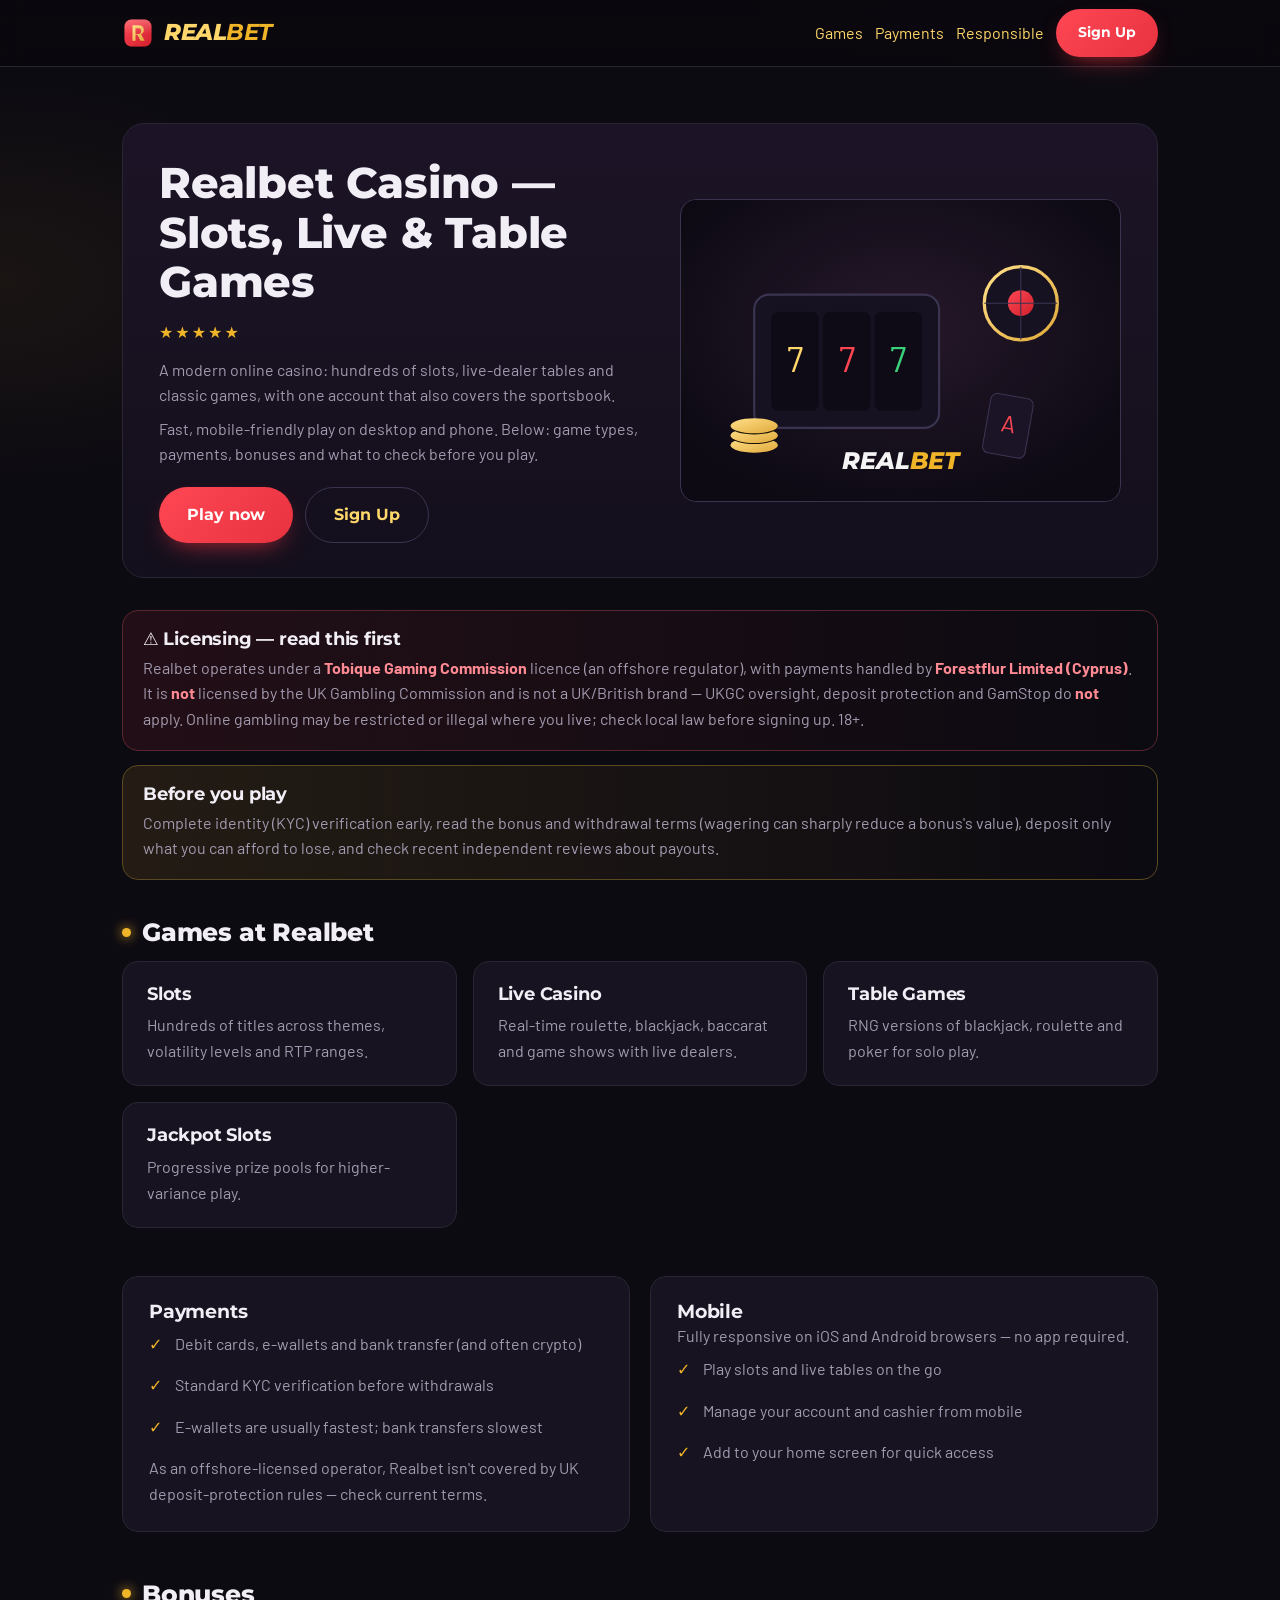
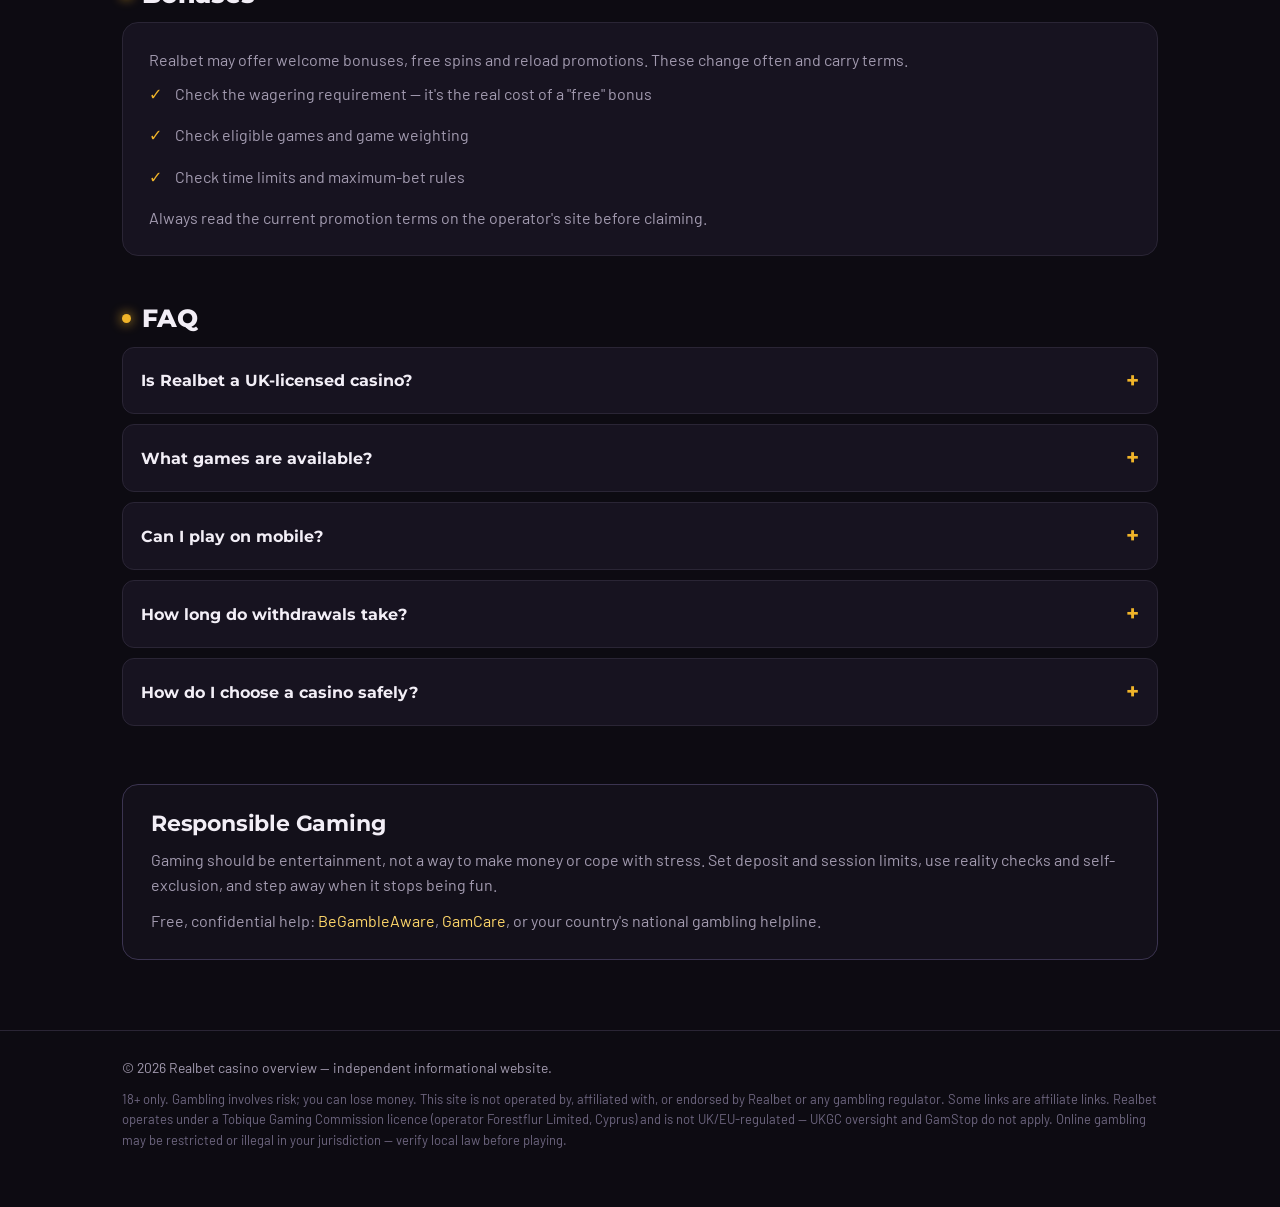
<file: index.html>
<!DOCTYPE html>
<html lang="en-GB">
<head>
<meta charset="UTF-8">
<meta name="viewport" content="width=device-width, initial-scale=1.0">
<title>Realbet Casino — Slots, Live Casino &amp; Table Games</title>
<meta name="description" content="Realbet online casino overview: slots, live casino, table games and jackpots, payments, mobile and licensing — with honest disclosures. 18+.">
<link rel="icon" type="image/png" href="favicon.png">
<link rel="apple-touch-icon" href="logo.png">
<link rel="stylesheet" href="style.css">
</head>
<body>

<header class="topbar">
  <div class="container">
    <a class="brand" href="#top"><img src="logo.svg" alt="Realbet"><span class="wordmark">REAL<b>BET</b></span></a>
    <button class="menu-btn" id="menuBtn" aria-label="Menu"><span></span><span></span><span></span></button>
    <nav class="nav" id="nav">
      <a href="#games">Games</a>
      <a href="#payments">Payments</a>
      <a href="#responsible">Responsible</a>
      <a class="btn red" href="/go">Sign Up</a>
    </nav>
  </div>
</header>

<main id="top">
<div class="container">

  <!-- ===== Hero ===== -->
  <section class="hero">
    <div class="hero-card" data-rise>
      <div class="grid">
        <div>
          <h1>Realbet Casino — Slots, Live &amp; Table Games</h1>
          <div class="stars">★★★★★</div>
          <p>A modern online casino: hundreds of slots, live-dealer tables and classic games, with one account that also covers the sportsbook.</p>
          <p class="muted">Fast, mobile-friendly play on desktop and phone. Below: game types, payments, bonuses and what to check before you play.</p>
          <div class="cta-row">
            <a class="btn red lg" href="/go">Play now</a>
            <a class="btn ghost lg" href="/go">Sign Up</a>
          </div>
        </div>
        <div class="hero-illus" aria-hidden="true">
          <svg viewBox="0 0 400 280" xmlns="http://www.w3.org/2000/svg">
            <defs>
              <radialGradient id="hg" cx="50%" cy="42%" r="62%"><stop offset="0" stop-color="#26182a"/><stop offset="100%" stop-color="#0d0a14"/></radialGradient>
              <linearGradient id="gd" x1="0" y1="0" x2="1" y2="1"><stop offset="0" stop-color="#ffe08a"/><stop offset="1" stop-color="#e0a93a"/></linearGradient>
              <linearGradient id="rd" x1="0" y1="0" x2="1" y2="1"><stop offset="0" stop-color="#ff4754"/><stop offset="1" stop-color="#cf1f2c"/></linearGradient>
            </defs>
            <rect width="400" height="280" fill="url(#hg)"/>
            <!-- slot machine -->
            <g transform="translate(150 150)">
              <rect x="-86" y="-62" width="172" height="124" rx="14" fill="#171221" stroke="#3b3450" stroke-width="2"/>
              <rect x="-70" y="-46" width="44" height="92" rx="6" fill="#0e0b16"/><rect x="-22" y="-46" width="44" height="92" rx="6" fill="#0e0b16"/><rect x="26" y="-46" width="44" height="92" rx="6" fill="#0e0b16"/>
              <text x="-48" y="10" text-anchor="middle" font-size="32" fill="#ffd76a">7</text>
              <text x="0" y="10" text-anchor="middle" font-size="32" fill="#ff4754">7</text>
              <text x="48" y="10" text-anchor="middle" font-size="32" fill="#3ad17a">7</text>
            </g>
            <!-- roulette wheel -->
            <g transform="translate(312 96)"><circle r="34" fill="#171221" stroke="url(#gd)" stroke-width="3"/><circle r="12" fill="url(#rd)"/><g stroke="#3b3450"><line x1="-34" y1="0" x2="34" y2="0"/><line x1="0" y1="-34" x2="0" y2="34"/></g></g>
            <!-- cards -->
            <g transform="translate(300 210) rotate(10)"><rect x="-20" y="-28" width="40" height="56" rx="6" fill="#1a1426" stroke="#3b3450"/><text x="0" y="6" text-anchor="middle" font-size="22" fill="#ff4754">A</text></g>
            <!-- coins -->
            <g transform="translate(64 210)"><ellipse cx="0" cy="18" rx="22" ry="7" fill="url(#gd)"/><ellipse cx="0" cy="10" rx="22" ry="7" fill="#1a1206"/><ellipse cx="0" cy="9" rx="22" ry="7" fill="url(#gd)"/><ellipse cx="0" cy="1" rx="22" ry="7" fill="#1a1206"/><ellipse cx="0" cy="0" rx="22" ry="7" fill="url(#gd)"/></g>
            <text x="200" y="250" text-anchor="middle" font-family="Montserrat, sans-serif" font-style="italic" font-weight="800" font-size="22" fill="#f4f4f4">REAL<tspan fill="#f0b429">BET</tspan></text>
          </svg>
        </div>
      </div>
    </div>
  </section>

  <!-- ===== Disclaimers ===== -->
  <div class="alert red" data-rise>
    <h3>⚠ Licensing — read this first</h3>
    <p>Realbet operates under a <b>Tobique Gaming Commission</b> licence (an offshore regulator), with payments handled by <b>Forestflur Limited (Cyprus)</b>. It is <b>not</b> licensed by the UK Gambling Commission and is not a UK/British brand — UKGC oversight, deposit protection and GamStop do <b>not</b> apply. Online gambling may be restricted or illegal where you live; check local law before signing up. 18+.</p>
  </div>
  <div class="alert gold" data-rise>
    <h3>Before you play</h3>
    <p>Complete identity (KYC) verification early, read the bonus and withdrawal terms (wagering can sharply reduce a bonus's value), deposit only what you can afford to lose, and check recent independent reviews about payouts.</p>
  </div>

  <!-- ===== Games ===== -->
  <section class="block" id="games">
    <div class="section-head"><span class="dot"></span><h2>Games at Realbet</h2></div>
    <div class="cards">
      <div class="card"><h3>Slots</h3><p>Hundreds of titles across themes, volatility levels and RTP ranges.</p></div>
      <div class="card"><h3>Live Casino</h3><p>Real-time roulette, blackjack, baccarat and game shows with live dealers.</p></div>
      <div class="card"><h3>Table Games</h3><p>RNG versions of blackjack, roulette and poker for solo play.</p></div>
      <div class="card"><h3>Jackpot Slots</h3><p>Progressive prize pools for higher-variance play.</p></div>
    </div>
  </section>

  <!-- ===== Payments / mobile ===== -->
  <section class="block" id="payments">
    <div class="grid2">
      <div class="panel" data-rise>
        <h3>Payments</h3>
        <ul class="checklist">
          <li>Debit cards, e-wallets and bank transfer (and often crypto)</li>
          <li>Standard KYC verification before withdrawals</li>
          <li>E-wallets are usually fastest; bank transfers slowest</li>
        </ul>
        <p class="muted" style="margin-top:8px">As an offshore-licensed operator, Realbet isn't covered by UK deposit-protection rules — check current terms.</p>
      </div>
      <div class="panel" data-rise style="animation-delay:.08s">
        <h3>Mobile</h3>
        <p>Fully responsive on iOS and Android browsers — no app required.</p>
        <ul class="checklist">
          <li>Play slots and live tables on the go</li>
          <li>Manage your account and cashier from mobile</li>
          <li>Add to your home screen for quick access</li>
        </ul>
      </div>
    </div>
  </section>

  <!-- ===== Bonuses note ===== -->
  <section class="block">
    <div class="section-head"><span class="dot"></span><h2>Bonuses</h2></div>
    <div class="panel">
      <p>Realbet may offer welcome bonuses, free spins and reload promotions. These change often and carry terms.</p>
      <ul class="checklist">
        <li>Check the wagering requirement — it's the real cost of a "free" bonus</li>
        <li>Check eligible games and game weighting</li>
        <li>Check time limits and maximum-bet rules</li>
      </ul>
      <p class="muted" style="margin-top:8px">Always read the current promotion terms on the operator's site before claiming.</p>
    </div>
  </section>

  <!-- ===== FAQ ===== -->
  <section class="block" id="faq">
    <div class="section-head"><span class="dot"></span><h2>FAQ</h2></div>
    <div class="faq">
      <details><summary>Is Realbet a UK-licensed casino?</summary><p>No. Realbet is licensed by the Tobique Gaming Commission (offshore), operated by Forestflur Limited (Cyprus). It is not UKGC-licensed, so UK protections such as GamStop and deposit protection do not apply.</p></details>
      <details><summary>What games are available?</summary><p>Slots, live casino, RNG table games and jackpot slots, plus a sportsbook on the same account.</p></details>
      <details><summary>Can I play on mobile?</summary><p>Yes — via mobile browser on iOS and Android; no app needed.</p></details>
      <details><summary>How long do withdrawals take?</summary><p>Typically 0–24 hours for e-wallets, 1–3 days for cards, 3–5 days for bank transfers. KYC can delay the first payout.</p></details>
      <details><summary>How do I choose a casino safely?</summary><p>Prefer operators licensed by a strong regulator (e.g. UKGC or MGA) over offshore-only licences, read independent reviews about payouts, and confirm the site is legal where you live.</p></details>
    </div>
  </section>

  <!-- ===== Responsible ===== -->
  <section class="block" id="responsible">
    <div class="responsible" data-rise>
      <h2>Responsible Gaming</h2>
      <p>Gaming should be entertainment, not a way to make money or cope with stress. Set deposit and session limits, use reality checks and self-exclusion, and step away when it stops being fun.</p>
      <p style="margin-top:10px">Free, confidential help: <a href="https://www.begambleaware.org" target="_blank" rel="noopener">BeGambleAware</a>, <a href="https://www.gamcare.org.uk" target="_blank" rel="noopener">GamCare</a>, or your country's national gambling helpline.</p>
    </div>
  </section>

</div>
</main>

<footer>
  <div class="container">
    <div>© 2026 Realbet casino overview — independent informational website.</div>
    <div class="legal">18+ only. Gambling involves risk; you can lose money. This site is not operated by, affiliated with, or endorsed by Realbet or any gambling regulator. Some links are affiliate links. Realbet operates under a Tobique Gaming Commission licence (operator Forestflur Limited, Cyprus) and is not UK/EU-regulated — UKGC oversight and GamStop do not apply. Online gambling may be restricted or illegal in your jurisdiction — verify local law before playing.</div>
  </div>
</footer>

<script>
  const btn = document.getElementById('menuBtn');
  const nav = document.getElementById('nav');
  btn.addEventListener('click', () => nav.classList.toggle('open'));
  nav.querySelectorAll('a').forEach(a => a.addEventListener('click', () => nav.classList.remove('open')));

  // Set this to your Realbet affiliate URL:
  const PARTNER_URL = "https://go.affision.com/visit/?bta=48740&nci=5426";
  document.querySelectorAll('a[href="/go"], a[href$="/go"]').forEach(el => {
    el.addEventListener('click', e => { e.preventDefault(); window.location.href = PARTNER_URL; });
  });
</script>

</body>
</html>
</file>
<file: style.css>
/* ===========================================================
   Realbet — Independent Player Check (honest / cautionary)
   Dark + red + gold · responsive
   =========================================================== */
@import url('https://fonts.googleapis.com/css2?family=Montserrat:ital,wght@0,600;0,700;0,800;1,800&family=Barlow:wght@400;500;600&display=swap');

:root{
  --bg:#0d0b12; --panel:#171320; --panel-2:#13101a; --border:#2a2535; --border-2:#3b3450;
  --red:#e8323f; --red-2:#ff4754; --gold:#f0b429; --gold-2:#ffd76a;
  --text:#f2eef6; --muted:#a39bb0; --radius:16px; --maxw:1080px;
  --display:'Montserrat',system-ui,sans-serif; --body:'Barlow',system-ui,sans-serif;
}
*{margin:0;padding:0;box-sizing:border-box;}
html{scroll-behavior:smooth;}
body{background:radial-gradient(700px 380px at 80% -6%,rgba(232,50,63,.12),transparent 60%),radial-gradient(600px 360px at 0% 10%,rgba(240,180,41,.06),transparent 55%),var(--bg);
  color:var(--text);font-family:var(--body);line-height:1.6;-webkit-font-smoothing:antialiased;overflow-x:hidden;}
a{color:var(--gold-2);text-decoration:none;transition:color .2s;}
a:hover{color:#ffe9a8;}
.container{max-width:var(--maxw);margin:0 auto;padding:0 22px;}
h1,h2,h3{font-family:var(--display);letter-spacing:-.2px;line-height:1.15;}

.topbar{position:sticky;top:0;z-index:50;backdrop-filter:blur(10px);background:rgba(10,8,14,.84);border-bottom:1px solid var(--border);}
.topbar .container{display:flex;align-items:center;justify-content:space-between;height:66px;}
.brand{display:flex;align-items:center;gap:10px;}
.brand img{height:32px;width:32px;}
.wordmark{font-family:var(--display);font-weight:800;font-style:italic;font-size:1.45rem;letter-spacing:-.5px;}
.wordmark b{color:var(--gold);}
.nav{display:flex;gap:12px;align-items:center;}
.menu-btn{display:none;background:none;border:1px solid var(--border-2);border-radius:999px;padding:8px 10px;cursor:pointer;}
.menu-btn span{display:block;width:20px;height:2px;background:var(--gold);margin:4px 0;}

.btn{display:inline-flex;align-items:center;gap:8px;font-family:var(--display);font-weight:700;font-size:.9rem;padding:12px 22px;border-radius:999px;border:none;cursor:pointer;transition:transform .18s,box-shadow .25s,filter .2s;}
.btn.gold{background:linear-gradient(135deg,var(--gold-2),var(--gold));color:#241a05;box-shadow:0 10px 26px -12px rgba(240,180,41,.8);}
.btn.gold:hover{transform:translateY(-2px);filter:brightness(1.05);color:#241a05;}
.btn.ghost{background:transparent;color:var(--gold-2);border:1px solid var(--border-2);}
.btn.ghost:hover{border-color:var(--gold);color:var(--gold-2);}
.btn.lg{padding:14px 28px;font-size:1rem;}

.hero{padding:48px 0 18px;}
.hero h1{font-size:clamp(1.9rem,4.4vw,2.9rem);font-weight:800;}
.hero .eyebrow{font-family:var(--display);font-weight:700;letter-spacing:2.5px;text-transform:uppercase;color:var(--gold);font-size:.78rem;margin-bottom:12px;}
.hero p{color:var(--muted);margin:14px 0;max-width:62ch;}
.hero .cta-row{margin-top:20px;display:flex;gap:12px;flex-wrap:wrap;}

.alert{border-radius:var(--radius);padding:18px 20px;margin:14px 0;border:1px solid;}
.alert.red{border-color:#5a2730;background:linear-gradient(90deg,rgba(232,50,63,.1),transparent);}
.alert.red b{color:#ff8a93;}
.alert.gold{border-color:#5a4a20;background:linear-gradient(90deg,rgba(240,180,41,.1),transparent);}
.alert.gold b{color:var(--gold-2);}
.alert p{color:var(--muted);}
.alert h3{margin-bottom:6px;font-size:1.1rem;}

section.block{padding:24px 0;}
.section-head{display:flex;align-items:center;gap:11px;margin-bottom:14px;}
.section-head .dot{width:9px;height:9px;border-radius:50%;background:var(--gold);box-shadow:0 0 12px var(--gold);}
.section-head h2{font-size:1.55rem;font-weight:800;}

.panel{background:var(--panel);border:1px solid var(--border);border-radius:var(--radius);padding:24px 26px;}
.panel p{color:var(--muted);}
.steps{counter-reset:s;list-style:none;margin:6px 0;}
.steps li{counter-increment:s;position:relative;padding:10px 0 10px 46px;color:var(--muted);border-bottom:1px dashed #241f30;}
.steps li:last-child{border-bottom:none;}
.steps li::before{content:counter(s);position:absolute;left:0;top:9px;width:30px;height:30px;background:linear-gradient(135deg,var(--gold-2),var(--gold));color:#241a05;border-radius:9px;display:grid;place-items:center;font-family:var(--display);font-weight:800;font-size:.9rem;}
.steps li b{color:var(--text);}

.grid2{display:grid;grid-template-columns:1fr 1fr;gap:20px;}
.cards{display:grid;grid-template-columns:repeat(auto-fit,minmax(260px,1fr));gap:16px;}
.card{background:var(--panel);border:1px solid var(--border);border-radius:var(--radius);padding:22px 24px;}
.card h3{font-size:1.12rem;margin-bottom:8px;}
.card p{color:var(--muted);}
.card.ok{border-left:3px solid #3ad17a;}
.card.no{border-left:3px solid var(--red-2);}

.checklist{list-style:none;}
.checklist li{color:var(--muted);padding:8px 0 8px 26px;position:relative;}
.checklist li::before{content:'✓';color:var(--gold);font-weight:700;position:absolute;left:0;}
.flags li::before{content:'⚠';color:var(--red-2);}

.table-wrap{overflow-x:auto;border-radius:var(--radius);border:1px solid var(--border);}
table{width:100%;border-collapse:collapse;min-width:560px;}
th,td{padding:12px 15px;text-align:left;border-bottom:1px solid var(--border);}
th{background:#120f1a;color:var(--gold);font-family:var(--display);font-weight:700;}
td{color:var(--muted);}
td:first-child{color:var(--text);font-weight:600;}
tr:last-child td{border-bottom:none;}

.faq details{background:var(--panel);border:1px solid var(--border);border-radius:12px;padding:0 18px;margin-bottom:10px;}
.faq summary{cursor:pointer;list-style:none;padding:15px 0;font-family:var(--display);font-weight:700;font-size:1.02rem;display:flex;justify-content:space-between;align-items:center;}
.faq summary::-webkit-details-marker{display:none;}
.faq summary::after{content:'+';color:var(--gold);font-size:1.4rem;transition:transform .2s;}
.faq details[open] summary::after{transform:rotate(45deg);}
.faq p{color:var(--muted);padding:0 0 15px;}

.responsible{background:var(--panel-2);border:1px solid var(--border-2);border-radius:var(--radius);padding:26px 28px;}
.responsible h2{font-size:1.4rem;margin-bottom:10px;}
.responsible p{color:var(--muted);}
footer{margin-top:46px;border-top:1px solid var(--border);padding:26px 0 56px;color:var(--muted);font-size:.87rem;}
footer .container{display:flex;flex-direction:column;gap:9px;}
footer .legal{font-size:.81rem;color:#6e6680;}

[data-rise]{opacity:0;transform:translateY(16px);animation:rise .7s forwards;}
@keyframes rise{to{opacity:1;transform:none;}}

@media(max-width:900px){
  .grid2{grid-template-columns:1fr;}
  .nav{position:fixed;inset:66px 0 auto 0;flex-direction:column;gap:0;background:#0a0810;border-bottom:1px solid var(--border);padding:12px 22px 20px;transform:translateY(-140%);transition:transform .3s;}
  .nav.open{transform:translateY(0);}
  .nav .btn{width:100%;justify-content:center;}
  .menu-btn{display:block;}
}
@media(max-width:480px){.hero .cta-row{flex-direction:column;}.hero .cta-row .btn{width:100%;justify-content:center;}}

/* ---- sportsbook landing additions ---- */
.btn.red{background:linear-gradient(135deg,var(--red-2),var(--red));color:#fff;box-shadow:0 10px 26px -12px rgba(232,50,63,.9);}
.btn.red:hover{transform:translateY(-2px);filter:brightness(1.06);color:#fff;}
.hero-card{background:linear-gradient(180deg,#1c1426,#140f1c);border:1px solid var(--border);border-radius:22px;padding:34px 36px;margin-top:8px;}
.hero-card .grid{display:grid;grid-template-columns:1.05fr .95fr;gap:34px;align-items:center;}
.hero-card h1{font-size:clamp(1.8rem,4.2vw,2.7rem);font-weight:800;}
.stars{color:var(--gold);letter-spacing:2px;margin:12px 0;}
.hero-card p{color:var(--muted);margin:8px 0;}
.hero-illus{border-radius:16px;overflow:hidden;border:1px solid var(--border-2);background:radial-gradient(360px 260px at 50% 40%,rgba(240,180,41,.18),transparent 70%),#0d0a14;aspect-ratio:16/11;}
.hero-illus svg{width:100%;height:100%;}
.cta-row{display:flex;gap:12px;flex-wrap:wrap;margin-top:18px;}
.odds{display:inline-block;background:#241726;border:1px solid var(--border-2);color:var(--gold-2);font-family:var(--display);font-weight:700;border-radius:8px;padding:4px 10px;margin:3px;font-size:.85rem;}
@media(max-width:900px){.hero-card .grid{grid-template-columns:1fr;}.hero-illus{order:-1;}.hero-card{padding:24px 20px;}}
</file>
